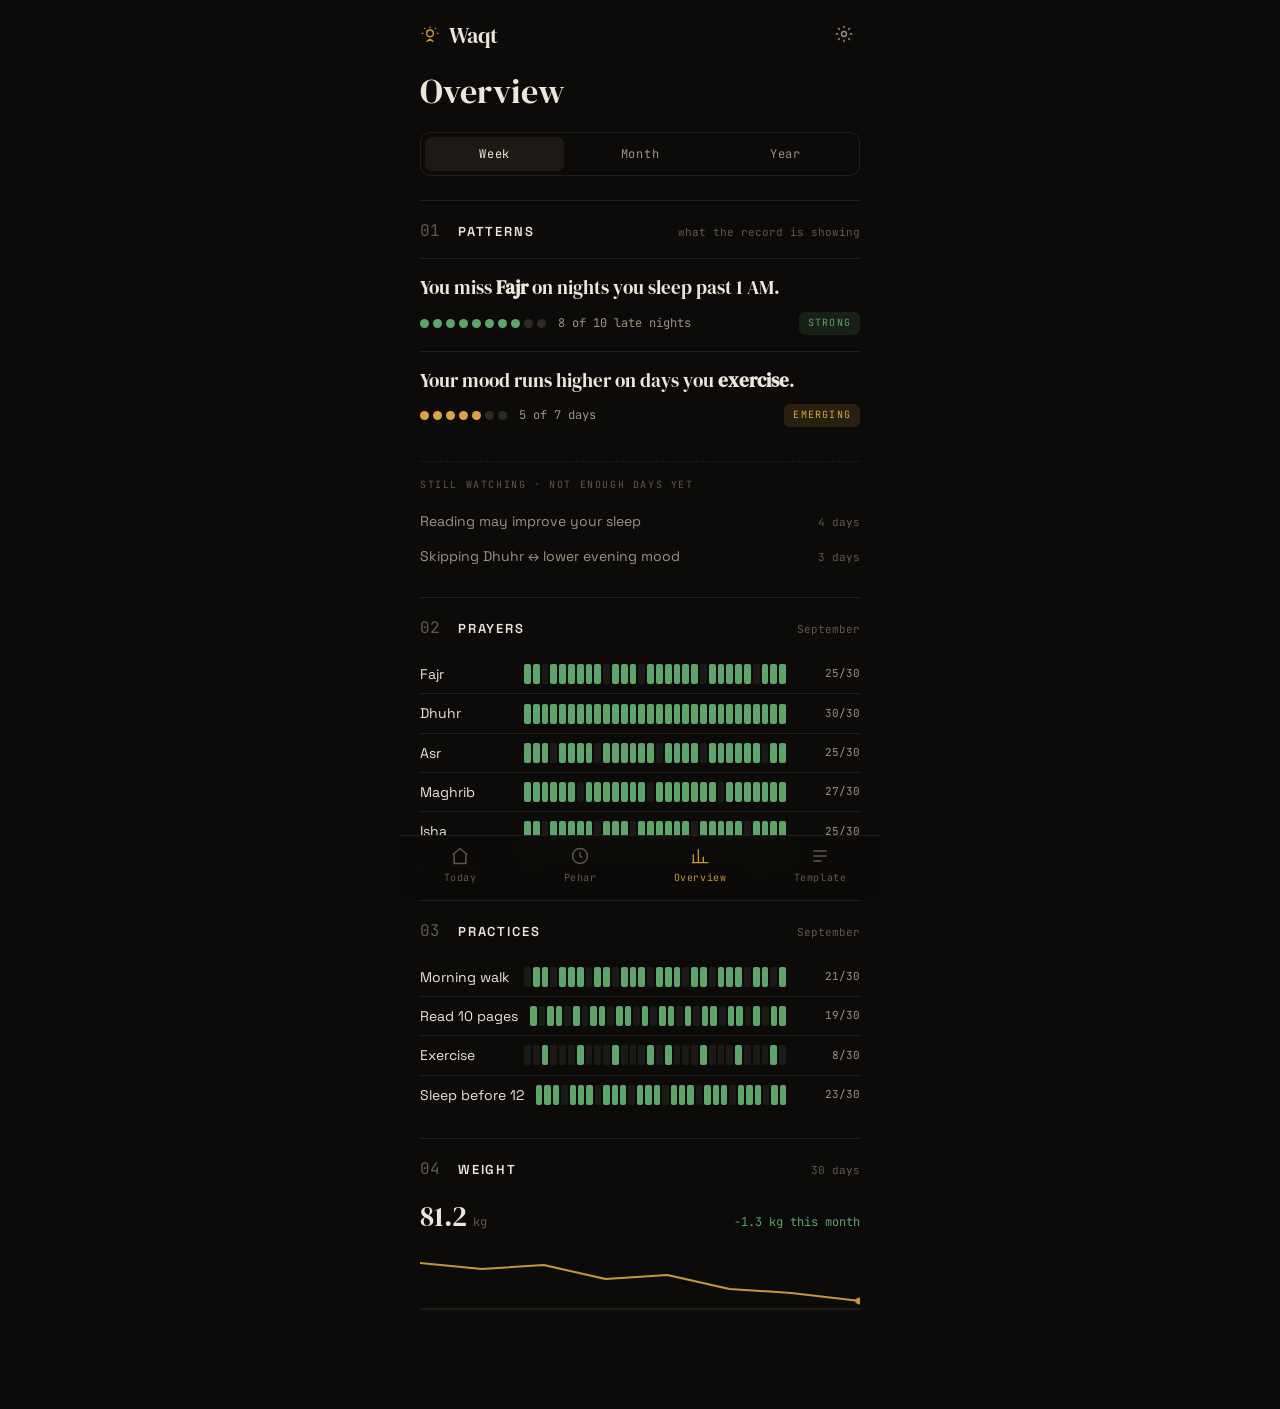
<file: REDESIGN/overview.html>
<!doctype html>
<html lang="en">
<head>
<meta charset="utf-8">
<meta name="viewport" content="width=device-width, initial-scale=1, viewport-fit=cover">
<title>Waqt — Overview (redesign)</title>
<link rel="preconnect" href="https://fonts.googleapis.com">
<link rel="preconnect" href="https://fonts.gstatic.com" crossorigin>
<link href="https://fonts.googleapis.com/css2?family=DM+Serif+Display:ital@0;1&family=Space+Grotesk:wght@400;500;600&family=JetBrains+Mono:wght@400;500&display=swap" rel="stylesheet">
<style>
:root{
  --bg:#0C0B09; --surface:#151310; --surface-2:#1D1A15;
  --rule:rgba(236,231,218,.09); --rule-2:rgba(236,231,218,.16);
  --ink:#ECE7DA; --ink-2:#9A9384; --ink-3:#5F5A4E;
  --gold:#C9943E; --gold-dim:rgba(201,148,62,.14);
  --green:#5FA46B; --green-dim:rgba(95,164,107,.14);
  --amber:#D9A24B; --amber-dim:rgba(217,162,75,.14); --red:#C56B5B;
  --serif:"DM Serif Display",Georgia,serif;
  --sans:"Space Grotesk",system-ui,sans-serif;
  --mono:"JetBrains Mono",ui-monospace,monospace;
}
*{box-sizing:border-box;margin:0;padding:0}
html,body{background:var(--bg);color:var(--ink)}
body{font-family:var(--sans);-webkit-font-smoothing:antialiased;line-height:1.45;
  max-width:480px;margin:0 auto;min-height:100vh;padding-bottom:84px}
.wrap{padding:0 20px}
.eyebrow{font-family:var(--mono);font-size:11px;letter-spacing:.24em;text-transform:uppercase;color:var(--ink-3)}

/* top */
.top{display:flex;align-items:center;justify-content:space-between;padding:18px 20px 6px}
.brand{display:flex;align-items:center;gap:9px;font-family:var(--serif);font-size:22px}
.brand .sun{width:20px;height:20px;color:var(--gold)}
.top .gear{background:none;border:none;color:var(--ink-2);cursor:pointer;padding:6px}
.top .gear svg{width:20px;height:20px;stroke:currentColor;fill:none;stroke-width:1.6}

.head{font-family:var(--serif);font-size:34px;padding:8px 0 2px}
.range{display:flex;gap:6px;margin-top:14px;border:1px solid var(--rule);border-radius:10px;padding:4px}
.range button{flex:1;background:none;border:none;color:var(--ink-2);font-family:var(--mono);font-size:12px;
  letter-spacing:.06em;padding:9px 0;border-radius:7px;cursor:pointer}
.range button.on{background:var(--surface-2);color:var(--ink)}

/* section head */
.sec{border-top:1px solid var(--rule);margin-top:24px;padding-top:18px}
.sec-h{display:flex;align-items:baseline;gap:14px;margin-bottom:16px}
.sec-num{font-family:var(--mono);font-size:16px;color:var(--ink-3);min-width:24px}
.sec-name{font-family:var(--sans);font-size:13px;font-weight:600;letter-spacing:.14em;text-transform:uppercase;flex:1}
.sec-meta{font-family:var(--mono);font-size:11px;color:var(--ink-3)}

/* patterns (the USP) */
.pat{padding:16px 0;border-top:1px solid var(--rule)}
.pat:first-of-type{border-top:0;padding-top:0}
.pat .ins{font-family:var(--serif);font-size:19px;line-height:1.3}
.pat .ev{display:flex;align-items:center;gap:12px;margin-top:12px}
.proof{display:flex;gap:4px}
.proof i{width:9px;height:9px;border-radius:50%;background:var(--ink-3);opacity:.4}
.proof i.hit{background:var(--green);opacity:1}
.proof i.hit.amber{background:var(--amber)}
.pat .cnt{font-family:var(--mono);font-size:12px;color:var(--ink-2)}
.chip{font-family:var(--mono);font-size:10px;letter-spacing:.12em;text-transform:uppercase;
  padding:4px 9px;border-radius:6px;margin-left:auto}
.chip.strong{background:var(--green-dim);color:var(--green)}
.chip.emerging{background:var(--amber-dim);color:var(--amber)}
.watching{border-top:1px dashed var(--rule);margin-top:18px;padding-top:16px}
.watching .wl{font-family:var(--mono);font-size:10px;letter-spacing:.16em;text-transform:uppercase;color:var(--ink-3);margin-bottom:12px}
.wrow{display:flex;align-items:baseline;justify-content:space-between;gap:12px;padding:7px 0}
.wrow .wt{font-size:14px;color:var(--ink-2)}
.wrow .wn{font-family:var(--mono);font-size:11px;color:var(--ink-3);flex:0 0 auto}

/* consistency dot rows */
/* month strip: one thin cell per day, filled = done — single dense line, scan a whole month, minimal scroll */
.mrow{display:flex;align-items:center;gap:12px;padding:9px 0;border-top:1px solid var(--rule)}
.mrow:first-of-type{border-top:0}
.mrow .cn{font-size:14px;min-width:92px;flex:0 0 auto}
.strip{display:flex;gap:2px;flex:1;min-width:0}
.strip i{flex:1;height:20px;border-radius:2px;background:var(--ink-3);opacity:.2}
.strip i.on{background:var(--green);opacity:1}
.mrow .cpct{font-family:var(--mono);font-size:11px;color:var(--ink-2);min-width:62px;text-align:right;flex:0 0 auto}
.mrow .cstreak{display:none}
.pmeta{display:flex;justify-content:space-between;font-family:var(--mono);font-size:11px;color:var(--ink-3);padding:9px 0 0}

/* weight trend */
.wt-top{display:flex;align-items:baseline;justify-content:space-between;margin-bottom:12px}
.wt-v{font-family:var(--serif);font-size:28px}
.wt-v small{font-family:var(--mono);font-size:12px;color:var(--ink-3)}
.wt-d{font-family:var(--mono);font-size:12px;color:var(--green)}
.spark{width:100%;height:70px}

/* bottom tabs */
.tabs{position:fixed;left:0;right:0;bottom:0;max-width:480px;margin:0 auto;
  background:rgba(12,11,9,.94);backdrop-filter:blur(12px);border-top:1px solid var(--rule);
  display:grid;grid-template-columns:repeat(4,1fr);padding:10px 0 16px;z-index:8}
.tab{display:flex;flex-direction:column;align-items:center;gap:5px;background:none;border:none;
  color:var(--ink-3);cursor:pointer;font-family:var(--mono);font-size:10px;letter-spacing:.06em}
.tab svg{width:20px;height:20px;stroke:currentColor;fill:none;stroke-width:1.6}
.tab.on{color:var(--gold)}
</style>
</head>
<body>

<div class="top">
  <div class="brand">
    <svg class="sun" viewBox="0 0 24 24" fill="none" stroke="currentColor" stroke-width="1.7">
      <circle cx="12" cy="10" r="4"/><path d="M12 2v2M4 10H2M22 10h-2M6 4.5 5 3.5M18 4.5l1-1"/>
      <path d="M8 20l4-3 4 3" stroke-linejoin="round"/></svg>
    Waqt
  </div>
  <button class="gear" aria-label="Settings"><svg viewBox="0 0 24 24"><circle cx="12" cy="12" r="3"/><path d="M12 2v3M12 19v3M2 12h3M19 12h3M4.9 4.9l2.1 2.1M17 17l2.1 2.1M19.1 4.9 17 7M7 17l-2.1 2.1"/></svg></button>
</div>

<div class="wrap">
  <div class="head">Overview</div>
  <div class="range"><button class="on">Week</button><button>Month</button><button>Year</button></div>

  <!-- 01 PATTERNS — the USP, honest about confidence -->
  <div class="sec">
    <div class="sec-h"><span class="sec-num">01</span><span class="sec-name">Patterns</span><span class="sec-meta">what the record is showing</span></div>

    <div class="pat">
      <div class="ins">You miss <b>Fajr</b> on nights you sleep past 1 AM.</div>
      <div class="ev">
        <div class="proof">
          <i class="hit"></i><i class="hit"></i><i class="hit"></i><i class="hit"></i><i class="hit"></i>
          <i class="hit"></i><i class="hit"></i><i class="hit"></i><i></i><i></i>
        </div>
        <span class="cnt">8 of 10 late nights</span>
        <span class="chip strong">Strong</span>
      </div>
    </div>

    <div class="pat">
      <div class="ins">Your mood runs higher on days you <b>exercise</b>.</div>
      <div class="ev">
        <div class="proof">
          <i class="hit amber"></i><i class="hit amber"></i><i class="hit amber"></i><i class="hit amber"></i>
          <i class="hit amber"></i><i></i><i></i>
        </div>
        <span class="cnt">5 of 7 days</span>
        <span class="chip emerging">Emerging</span>
      </div>
    </div>

    <div class="watching">
      <div class="wl">Still watching · not enough days yet</div>
      <div class="wrow"><span class="wt">Reading may improve your sleep</span><span class="wn">4 days</span></div>
      <div class="wrow"><span class="wt">Skipping Dhuhr ↔ lower evening mood</span><span class="wn">3 days</span></div>
    </div>
  </div>

  <!-- 02 PRAYERS -->
  <div class="sec">
    <div class="sec-h"><span class="sec-num">02</span><span class="sec-name">Prayers</span><span class="sec-meta">September</span></div>
    <div id="prayerStrips"></div>
    <div class="pmeta"><span>Best prayer · Dhuhr</span><span>Needs care · Isha</span></div>
  </div>

  <!-- 03 PRACTICES -->
  <div class="sec">
    <div class="sec-h"><span class="sec-num">03</span><span class="sec-name">Practices</span><span class="sec-meta">September</span></div>
    <div id="practiceStrips"></div>
  </div>

  <!-- 04 WEIGHT -->
  <div class="sec">
    <div class="sec-h"><span class="sec-num">04</span><span class="sec-name">Weight</span><span class="sec-meta">30 days</span></div>
    <div class="wt-top"><div class="wt-v">81.2 <small>kg</small></div><div class="wt-d">−1.3 kg this month</div></div>
    <svg class="spark" viewBox="0 0 320 70" preserveAspectRatio="none">
      <polyline fill="none" stroke="var(--rule-2)" stroke-width="1" points="0,60 320,60"/>
      <polyline fill="none" stroke="var(--gold)" stroke-width="2" stroke-linecap="round" stroke-linejoin="round"
        points="0,14 45,20 90,16 135,30 180,26 225,40 270,44 320,52"/>
      <circle cx="320" cy="52" r="3.5" fill="var(--gold)"/>
    </svg>
  </div>
</div>

<nav class="tabs">
  <button class="tab"><svg viewBox="0 0 24 24"><path d="M3 10.5 12 3l9 7.5"/><path d="M5 9.5V21h14V9.5"/></svg>Today</button>
  <button class="tab"><svg viewBox="0 0 24 24"><circle cx="12" cy="12" r="9"/><path d="M12 7v5l3 2"/></svg>Pehar</button>
  <button class="tab on"><svg viewBox="0 0 24 24"><path d="M4 20V10M10 20V4M16 20v-7M22 20H2"/></svg>Overview</button>
  <button class="tab"><svg viewBox="0 0 24 24"><path d="M4 6h16M4 12h16M4 18h10"/></svg>Template</button>
</nav>

<script>
(function(){
  // sample month data — filled cell = done that day (real app builds from ht_[date] records)
  var prayers=[
    ["Fajr","110111111011101111110111110111",3],
    ["Dhuhr","111111111111111111111111111111",30],
    ["Asr","111011110111111011110111111011",2],
    ["Maghrib","111111011111110111111101111111",5],
    ["Isha","110111110111011111101111101111",4]
  ];
  var practices=[
    ["Morning walk","011011101101110111011011101101",4],
    ["Read 10 pages","101101011011010110101101101011",2],
    ["Exercise","001000100010001010001000100010",0],
    ["Sleep before 12","111011101110111011101110111011",3]
  ];
  function strip(name,bits,streak){
    var on=bits.split("").filter(function(c){return c==="1";}).length;
    var pct=Math.round(on/bits.length*100), cells="";
    for(var i=0;i<bits.length;i++) cells+='<i class="'+(bits[i]==="1"?"on":"")+'"></i>';
    return '<div class="mrow"><span class="cn">'+name+'</span>'
      +'<div class="strip">'+cells+'</div>'
      +'<span class="cpct">'+on+'/'+bits.length+'</span></div>';
  }
  document.getElementById("prayerStrips").innerHTML=prayers.map(function(p){return strip(p[0],p[1],p[2]);}).join("");
  document.getElementById("practiceStrips").innerHTML=practices.map(function(p){return strip(p[0],p[1],p[2]);}).join("");
})();
</script>

</body>
</html>
</file>
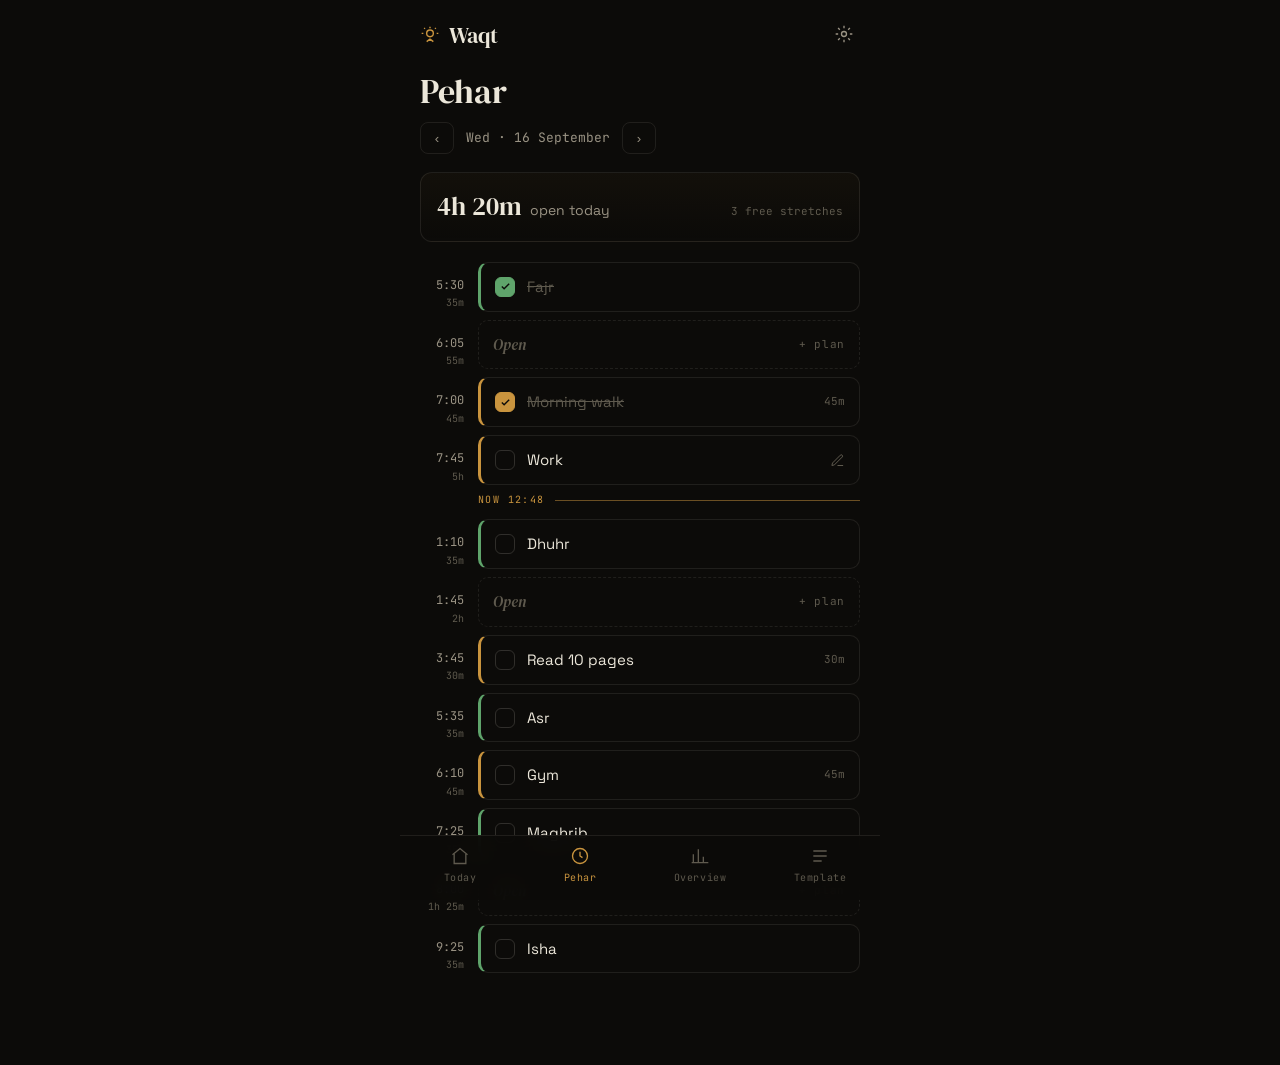
<file: REDESIGN/pehar.html>
<!doctype html>
<html lang="en">
<head>
<meta charset="utf-8">
<meta name="viewport" content="width=device-width, initial-scale=1, viewport-fit=cover">
<title>Waqt — Pehar (redesign)</title>
<link rel="preconnect" href="https://fonts.googleapis.com">
<link rel="preconnect" href="https://fonts.gstatic.com" crossorigin>
<link href="https://fonts.googleapis.com/css2?family=DM+Serif+Display:ital@0;1&family=Space+Grotesk:wght@400;500;600&family=JetBrains+Mono:wght@400;500&display=swap" rel="stylesheet">
<style>
:root{
  --bg:#0C0B09; --surface:#151310; --surface-2:#1D1A15;
  --rule:rgba(236,231,218,.09); --rule-2:rgba(236,231,218,.16);
  --ink:#ECE7DA; --ink-2:#9A9384; --ink-3:#5F5A4E;
  --gold:#C9943E; --gold-dim:rgba(201,148,62,.14);
  --green:#5FA46B; --green-dim:rgba(95,164,107,.14);
  --serif:"DM Serif Display",Georgia,serif;
  --sans:"Space Grotesk",system-ui,sans-serif;
  --mono:"JetBrains Mono",ui-monospace,monospace;
}
*{box-sizing:border-box;margin:0;padding:0}
html,body{background:var(--bg);color:var(--ink)}
body{font-family:var(--sans);-webkit-font-smoothing:antialiased;line-height:1.45;
  max-width:480px;margin:0 auto;min-height:100vh;padding-bottom:84px}
.wrap{padding:0 20px}
.eyebrow{font-family:var(--mono);font-size:11px;letter-spacing:.24em;text-transform:uppercase;color:var(--ink-3)}

.top{display:flex;align-items:center;justify-content:space-between;padding:18px 20px 6px}
.brand{display:flex;align-items:center;gap:9px;font-family:var(--serif);font-size:22px}
.brand .sun{width:20px;height:20px;color:var(--gold)}
.top .gear{background:none;border:none;color:var(--ink-2);cursor:pointer;padding:6px}
.top .gear svg{width:20px;height:20px;stroke:currentColor;fill:none;stroke-width:1.6}

.head{font-family:var(--serif);font-size:34px;padding:8px 0 0}
.daynav{display:flex;align-items:center;gap:12px;margin-top:6px}
.daynav .nb{background:none;border:1px solid var(--rule);border-radius:8px;color:var(--ink-2);width:34px;height:32px;cursor:pointer}
.daynav .dl{font-family:var(--mono);font-size:13px;color:var(--ink-2)}

/* calm free-time reveal — factual, not nagging */
.free{margin:18px 0 6px;border:1px solid var(--rule);border-radius:12px;padding:15px 16px;
  display:flex;align-items:baseline;gap:8px;background:linear-gradient(180deg,rgba(201,148,62,.04),transparent)}
.free .num{font-family:var(--serif);font-size:26px}
.free .lab{font-size:14px;color:var(--ink-2)}
.free .sub{font-family:var(--mono);font-size:11px;color:var(--ink-3);margin-left:auto}

/* timeline */
.tl{margin-top:20px}
.trow{display:flex;margin-bottom:8px}
.trow .tm{width:58px;flex:0 0 auto;font-family:var(--mono);font-size:12px;color:var(--ink-2);
  text-align:right;padding:15px 14px 0 0}
.trow .tm small{display:block;color:var(--ink-3);font-size:10px;margin-top:2px}
.blk{flex:1;min-width:0;border:1px solid var(--rule);border-left:3px solid var(--green);border-radius:10px;
  padding:13px 14px;display:flex;align-items:center;gap:12px}
.blk.task{border-left-color:var(--gold)}
.blk .nm{font-size:15px;flex:1}
.blk .dur{font-family:var(--mono);font-size:11px;color:var(--ink-3)}
.blk .box{width:20px;height:20px;border-radius:6px;border:1.5px solid var(--rule-2);flex:0 0 auto;display:grid;place-items:center}
.blk .box svg{width:11px;height:11px;stroke:var(--bg);fill:none;stroke-width:3}
.blk.done .box{background:var(--green);border-color:var(--green)}
.blk.task.done .box{background:var(--gold);border-color:var(--gold)}
.blk.done .nm{color:var(--ink-3);text-decoration:line-through;text-decoration-color:var(--ink-3)}
.blk .edit{color:var(--ink-3);cursor:pointer;display:flex}
.blk .edit svg{width:15px;height:15px;stroke:currentColor;fill:none;stroke-width:1.6}
/* free stretch — quiet, invites planning without nagging */
.blk.free-blk{border:1px dashed var(--rule);border-left:1px dashed var(--rule);background:none;cursor:pointer}
.blk.free-blk .nm{font-family:var(--serif);font-style:italic;color:var(--ink-3);font-size:15px}
.blk.free-blk .plan{font-family:var(--mono);font-size:11px;color:var(--ink-3);letter-spacing:.06em}
/* now marker */
.nowrow{display:flex;align-items:center;gap:10px;margin:4px 0 12px;padding-left:58px}
.nowrow .line{flex:1;height:1px;background:var(--gold);opacity:.5}
.nowrow .lbl{font-family:var(--mono);font-size:10px;letter-spacing:.14em;text-transform:uppercase;color:var(--gold)}

.tabs{position:fixed;left:0;right:0;bottom:0;max-width:480px;margin:0 auto;
  background:rgba(12,11,9,.94);backdrop-filter:blur(12px);border-top:1px solid var(--rule);
  display:grid;grid-template-columns:repeat(4,1fr);padding:10px 0 16px;z-index:8}
.tab{display:flex;flex-direction:column;align-items:center;gap:5px;background:none;border:none;
  color:var(--ink-3);cursor:pointer;font-family:var(--mono);font-size:10px;letter-spacing:.06em}
.tab svg{width:20px;height:20px;stroke:currentColor;fill:none;stroke-width:1.6}
.tab.on{color:var(--gold)}
</style>
</head>
<body>

<div class="top">
  <div class="brand">
    <svg class="sun" viewBox="0 0 24 24" fill="none" stroke="currentColor" stroke-width="1.7">
      <circle cx="12" cy="10" r="4"/><path d="M12 2v2M4 10H2M22 10h-2M6 4.5 5 3.5M18 4.5l1-1"/>
      <path d="M8 20l4-3 4 3" stroke-linejoin="round"/></svg>
    Waqt
  </div>
  <button class="gear" aria-label="Settings"><svg viewBox="0 0 24 24"><circle cx="12" cy="12" r="3"/><path d="M12 2v3M12 19v3M2 12h3M19 12h3M4.9 4.9l2.1 2.1M17 17l2.1 2.1M19.1 4.9 17 7M7 17l-2.1 2.1"/></svg></button>
</div>

<div class="wrap">
  <div class="head">Pehar</div>
  <div class="daynav">
    <button class="nb">‹</button><span class="dl">Wed · 16 September</span><button class="nb">›</button>
  </div>

  <div class="free">
    <span class="num">4h 20m</span><span class="lab">open today</span>
    <span class="sub">3 free stretches</span>
  </div>

  <div class="tl">
    <div class="trow"><div class="tm">5:30<small>35m</small></div>
      <div class="blk done"><span class="box"><svg viewBox="0 0 24 24"><path d="M4 12l5 5L20 6"/></svg></span><span class="nm">Fajr</span></div></div>

    <div class="trow"><div class="tm">6:05<small>55m</small></div>
      <div class="blk free-blk"><span class="nm">Open</span><span class="plan">+ plan</span></div></div>

    <div class="trow"><div class="tm">7:00<small>45m</small></div>
      <div class="blk task done"><span class="box"><svg viewBox="0 0 24 24"><path d="M4 12l5 5L20 6"/></svg></span><span class="nm">Morning walk</span><span class="dur">45m</span></div></div>

    <div class="trow"><div class="tm">7:45<small>5h</small></div>
      <div class="blk task"><span class="box"></span><span class="nm">Work</span><span class="edit"><svg viewBox="0 0 24 24"><path d="M12 20h9M16.5 3.5a2.1 2.1 0 0 1 3 3L7 19l-4 1 1-4z"/></svg></span></div></div>

    <div class="nowrow"><span class="lbl">Now 12:48</span><span class="line"></span></div>

    <div class="trow"><div class="tm">1:10<small>35m</small></div>
      <div class="blk"><span class="box"></span><span class="nm">Dhuhr</span></div></div>

    <div class="trow"><div class="tm">1:45<small>2h</small></div>
      <div class="blk free-blk"><span class="nm">Open</span><span class="plan">+ plan</span></div></div>

    <div class="trow"><div class="tm">3:45<small>30m</small></div>
      <div class="blk task"><span class="box"></span><span class="nm">Read 10 pages</span><span class="dur">30m</span></div></div>

    <div class="trow"><div class="tm">5:35<small>35m</small></div>
      <div class="blk"><span class="box"></span><span class="nm">Asr</span></div></div>

    <div class="trow"><div class="tm">6:10<small>45m</small></div>
      <div class="blk task"><span class="box"></span><span class="nm">Gym</span><span class="dur">45m</span></div></div>

    <div class="trow"><div class="tm">7:25<small>35m</small></div>
      <div class="blk"><span class="box"></span><span class="nm">Maghrib</span></div></div>

    <div class="trow"><div class="tm">8:00<small>1h 25m</small></div>
      <div class="blk free-blk"><span class="nm">Open</span><span class="plan">+ plan</span></div></div>

    <div class="trow"><div class="tm">9:25<small>35m</small></div>
      <div class="blk"><span class="box"></span><span class="nm">Isha</span></div></div>
  </div>
</div>

<nav class="tabs">
  <button class="tab"><svg viewBox="0 0 24 24"><path d="M3 10.5 12 3l9 7.5"/><path d="M5 9.5V21h14V9.5"/></svg>Today</button>
  <button class="tab on"><svg viewBox="0 0 24 24"><circle cx="12" cy="12" r="9"/><path d="M12 7v5l3 2"/></svg>Pehar</button>
  <button class="tab"><svg viewBox="0 0 24 24"><path d="M4 20V10M10 20V4M16 20v-7M22 20H2"/></svg>Overview</button>
  <button class="tab"><svg viewBox="0 0 24 24"><path d="M4 6h16M4 12h16M4 18h10"/></svg>Template</button>
</nav>

</body>
</html>
</file>
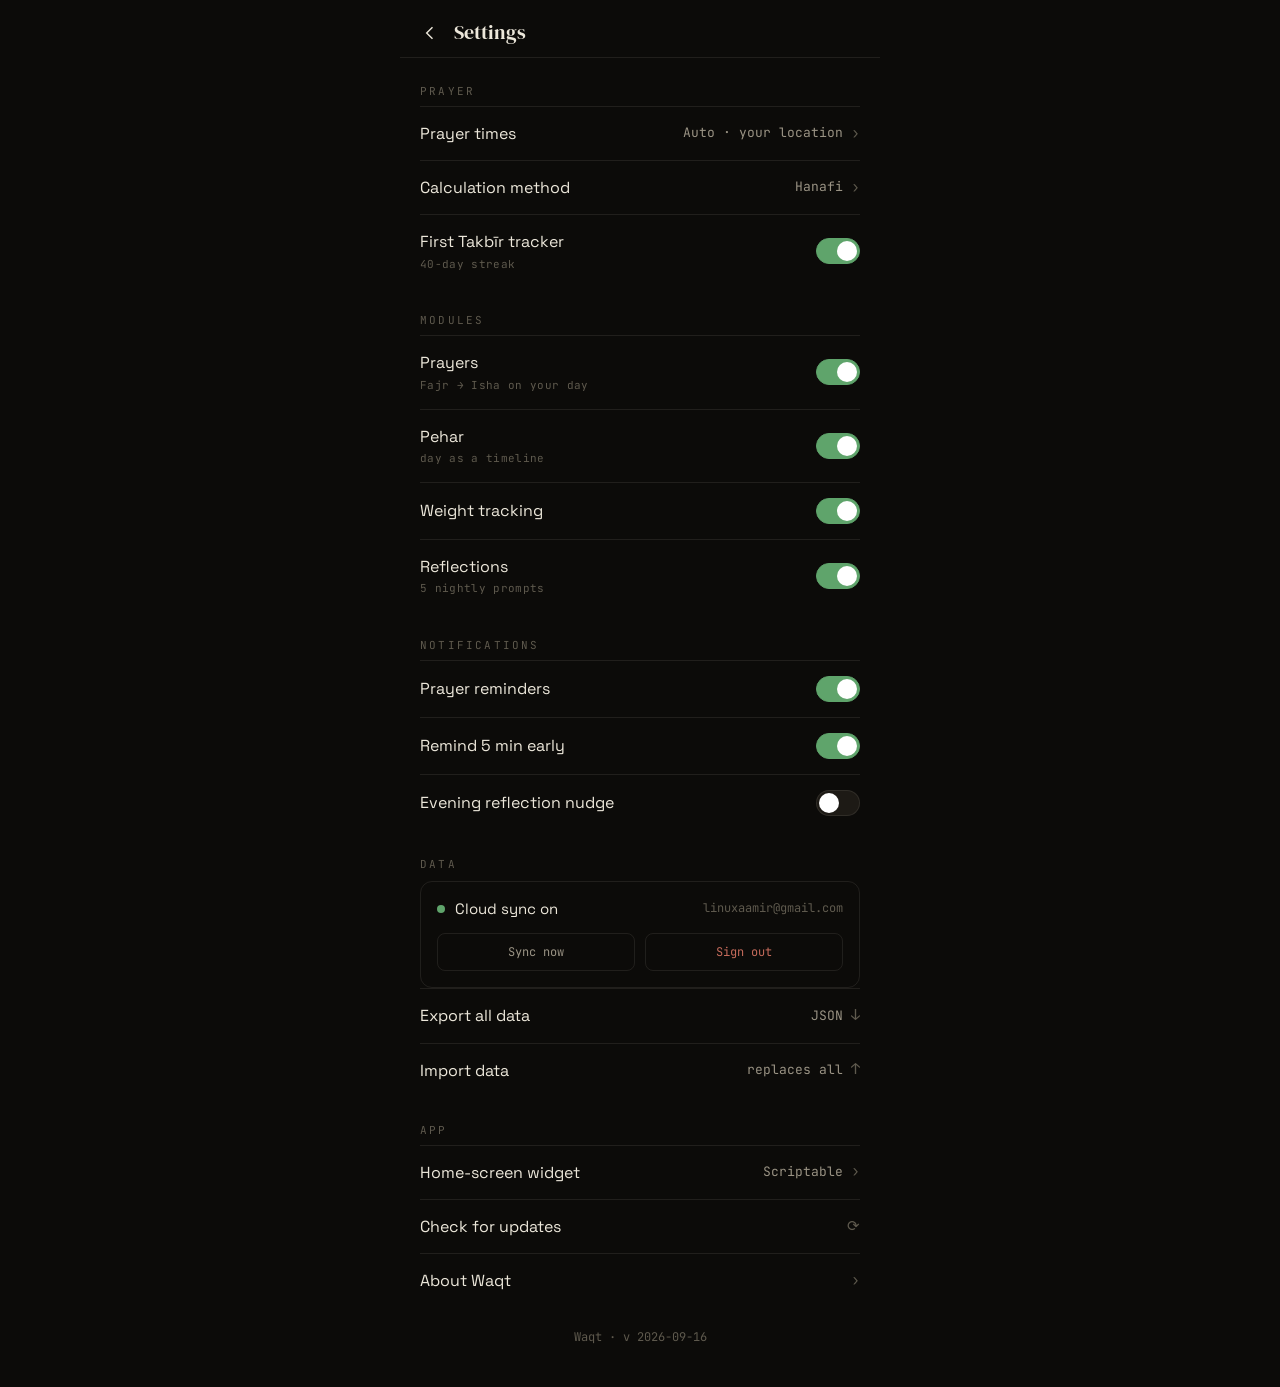
<file: REDESIGN/settings.html>
<!doctype html>
<html lang="en">
<head>
<meta charset="utf-8">
<meta name="viewport" content="width=device-width, initial-scale=1, viewport-fit=cover">
<title>Waqt — Settings (redesign)</title>
<link rel="preconnect" href="https://fonts.googleapis.com">
<link rel="preconnect" href="https://fonts.gstatic.com" crossorigin>
<link href="https://fonts.googleapis.com/css2?family=DM+Serif+Display:ital@0;1&family=Space+Grotesk:wght@400;500;600&family=JetBrains+Mono:wght@400;500&display=swap" rel="stylesheet">
<style>
:root{
  --bg:#0C0B09; --surface:#151310; --surface-2:#1D1A15;
  --rule:rgba(236,231,218,.09); --rule-2:rgba(236,231,218,.16);
  --ink:#ECE7DA; --ink-2:#9A9384; --ink-3:#5F5A4E;
  --gold:#C9943E; --green:#5FA46B; --red:#C56B5B;
  --serif:"DM Serif Display",Georgia,serif;
  --sans:"Space Grotesk",system-ui,sans-serif;
  --mono:"JetBrains Mono",ui-monospace,monospace;
}
*{box-sizing:border-box;margin:0;padding:0}
html,body{background:var(--bg);color:var(--ink)}
body{font-family:var(--sans);-webkit-font-smoothing:antialiased;line-height:1.45;
  max-width:480px;margin:0 auto;min-height:100vh;padding-bottom:40px}
.wrap{padding:0 20px}
.bar{display:flex;align-items:center;gap:14px;padding:18px 20px 10px;border-bottom:1px solid var(--rule)}
.bar .back{background:none;border:none;color:var(--ink);cursor:pointer;display:flex;align-items:center;gap:7px;font-size:15px}
.bar .back svg{width:20px;height:20px;stroke:currentColor;fill:none;stroke-width:1.7}
.bar .t{font-family:var(--serif);font-size:20px}

.sgroup{margin-top:26px}
.sgroup .gl{font-family:var(--mono);font-size:11px;letter-spacing:.2em;text-transform:uppercase;color:var(--ink-3);margin-bottom:6px}
.srow{display:flex;align-items:center;gap:12px;padding:15px 0;border-top:1px solid var(--rule);min-height:54px}
.srow .sl{font-size:16px;flex:1}
.srow .sl small{display:block;font-family:var(--mono);font-size:11px;color:var(--ink-3);margin-top:3px;letter-spacing:.03em}
.srow .sv{font-family:var(--mono);font-size:13px;color:var(--ink-2);display:flex;align-items:center;gap:8px}
.srow .sv .chev{color:var(--ink-3);font-size:15px}
.switch{appearance:none;width:44px;height:26px;background:var(--surface-2);border:1px solid var(--rule);border-radius:13px;position:relative;cursor:pointer;flex:0 0 auto}
.switch:checked{background:var(--green);border-color:var(--green)}
.switch::after{content:"";position:absolute;top:2px;left:2px;width:20px;height:20px;background:#fff;border-radius:50%;transition:left .2s}
.switch:checked::after{left:20px}

.cloud{border:1px solid var(--rule);border-radius:12px;padding:16px;margin-top:8px}
.cloud .ce{display:flex;align-items:center;gap:10px;font-size:15px}
.cloud .ce .dot{width:8px;height:8px;border-radius:50%;background:var(--green)}
.cloud .ce small{font-family:var(--mono);font-size:12px;color:var(--ink-3);margin-left:auto}
.cloud .cb{display:flex;gap:10px;margin-top:14px}
.cloud .cb button{flex:1;background:none;border:1px solid var(--rule);border-radius:8px;color:var(--ink-2);font-family:var(--mono);font-size:12px;padding:10px;cursor:pointer}
.cloud .cb .signout{color:var(--red)}
.setver{font-family:var(--mono);text-align:center;color:var(--ink-3);font-size:12px;margin-top:22px}
</style>
</head>
<body>

<div class="bar">
  <button class="back"><svg viewBox="0 0 24 24"><path d="M15 5l-7 7 7 7"/></svg></button>
  <div class="t">Settings</div>
</div>

<div class="wrap">

  <div class="sgroup">
    <div class="gl">Prayer</div>
    <div class="srow"><span class="sl">Prayer times</span><span class="sv">Auto · your location <span class="chev">›</span></span></div>
    <div class="srow"><span class="sl">Calculation method</span><span class="sv">Hanafi <span class="chev">›</span></span></div>
    <div class="srow"><span class="sl">First Takbīr tracker <small>40-day streak</small></span><input type="checkbox" class="switch" checked></div>
  </div>

  <div class="sgroup">
    <div class="gl">Modules</div>
    <div class="srow"><span class="sl">Prayers <small>Fajr → Isha on your day</small></span><input type="checkbox" class="switch" checked></div>
    <div class="srow"><span class="sl">Pehar <small>day as a timeline</small></span><input type="checkbox" class="switch" checked></div>
    <div class="srow"><span class="sl">Weight tracking</span><input type="checkbox" class="switch" checked></div>
    <div class="srow"><span class="sl">Reflections <small>5 nightly prompts</small></span><input type="checkbox" class="switch" checked></div>
  </div>

  <div class="sgroup">
    <div class="gl">Notifications</div>
    <div class="srow"><span class="sl">Prayer reminders</span><input type="checkbox" class="switch" checked></div>
    <div class="srow"><span class="sl">Remind 5 min early</span><input type="checkbox" class="switch" checked></div>
    <div class="srow"><span class="sl">Evening reflection nudge</span><input type="checkbox" class="switch"></div>
  </div>

  <div class="sgroup">
    <div class="gl">Data</div>
    <div class="cloud">
      <div class="ce"><span class="dot"></span>Cloud sync on<small>linuxaamir@gmail.com</small></div>
      <div class="cb"><button>Sync now</button><button class="signout">Sign out</button></div>
    </div>
    <div class="srow"><span class="sl">Export all data</span><span class="sv">JSON <span class="chev">↓</span></span></div>
    <div class="srow"><span class="sl">Import data</span><span class="sv">replaces all <span class="chev">↑</span></span></div>
  </div>

  <div class="sgroup">
    <div class="gl">App</div>
    <div class="srow"><span class="sl">Home-screen widget</span><span class="sv">Scriptable <span class="chev">›</span></span></div>
    <div class="srow"><span class="sl">Check for updates</span><span class="sv"><span class="chev">⟳</span></span></div>
    <div class="srow"><span class="sl">About Waqt</span><span class="sv"><span class="chev">›</span></span></div>
  </div>

  <div class="setver">Waqt · v 2026-09-16</div>
</div>

</body>
</html>
</file>
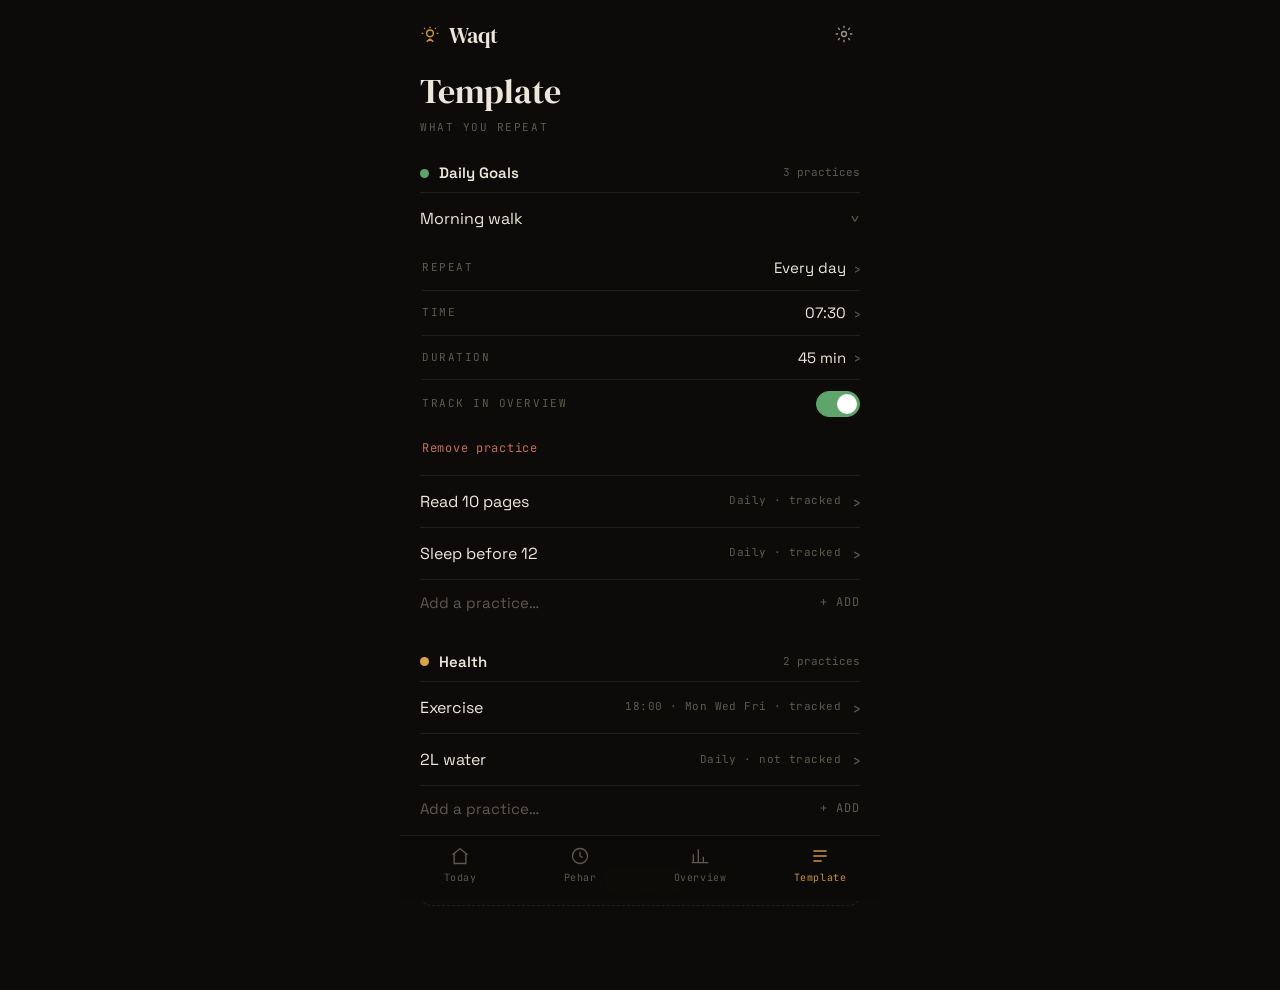
<file: REDESIGN/template.html>
<!doctype html>
<html lang="en">
<head>
<meta charset="utf-8">
<meta name="viewport" content="width=device-width, initial-scale=1, viewport-fit=cover">
<title>Waqt — Template (redesign)</title>
<link rel="preconnect" href="https://fonts.googleapis.com">
<link rel="preconnect" href="https://fonts.gstatic.com" crossorigin>
<link href="https://fonts.googleapis.com/css2?family=DM+Serif+Display:ital@0;1&family=Space+Grotesk:wght@400;500;600&family=JetBrains+Mono:wght@400;500&display=swap" rel="stylesheet">
<style>
:root{
  --bg:#0C0B09; --surface:#151310; --surface-2:#1D1A15;
  --rule:rgba(236,231,218,.09); --rule-2:rgba(236,231,218,.16);
  --ink:#ECE7DA; --ink-2:#9A9384; --ink-3:#5F5A4E;
  --gold:#C9943E; --gold-dim:rgba(201,148,62,.14);
  --green:#5FA46B; --amber:#D9A24B; --red:#C56B5B;
  --serif:"DM Serif Display",Georgia,serif;
  --sans:"Space Grotesk",system-ui,sans-serif;
  --mono:"JetBrains Mono",ui-monospace,monospace;
}
*{box-sizing:border-box;margin:0;padding:0}
html,body{background:var(--bg);color:var(--ink)}
body{font-family:var(--sans);-webkit-font-smoothing:antialiased;line-height:1.45;
  max-width:480px;margin:0 auto;min-height:100vh;padding-bottom:84px}
.wrap{padding:0 20px}
.top{display:flex;align-items:center;justify-content:space-between;padding:18px 20px 6px}
.brand{display:flex;align-items:center;gap:9px;font-family:var(--serif);font-size:22px}
.brand .sun{width:20px;height:20px;color:var(--gold)}
.top .gear{background:none;border:none;color:var(--ink-2);cursor:pointer;padding:6px}
.top .gear svg{width:20px;height:20px;stroke:currentColor;fill:none;stroke-width:1.6}
.head{font-family:var(--serif);font-size:34px;padding:8px 0 0}
.sub{font-family:var(--mono);font-size:11px;letter-spacing:.14em;text-transform:uppercase;color:var(--ink-3);margin-top:4px}

.card{margin-top:26px}
.card-h{display:flex;align-items:center;gap:10px;padding-bottom:8px;border-bottom:1px solid var(--rule)}
.card-h .cdot{width:9px;height:9px;border-radius:50%}
.card-h .cname{font-size:15px;font-weight:600;flex:1}
.card-h .ccount{font-family:var(--mono);font-size:11px;color:var(--ink-3)}

.titem{display:flex;align-items:center;gap:12px;padding:14px 0;border-bottom:1px solid var(--rule);cursor:pointer}
.titem .tn{font-size:16px;flex:1}
.titem .tmeta{font-family:var(--mono);font-size:11px;color:var(--ink-3);letter-spacing:.04em}
.titem .chev{color:var(--ink-3);font-size:16px;transition:transform .2s}
.titem.open .chev{transform:rotate(90deg)}
.titem.open{border-bottom:0}

.tcfg{border-bottom:1px solid var(--rule);padding:2px 0 16px 2px}
.cfgrow{display:flex;align-items:center;justify-content:space-between;padding:11px 0;border-top:1px solid var(--rule)}
.cfgrow:first-child{border-top:0}
.cfgrow .k{font-family:var(--mono);font-size:11px;letter-spacing:.14em;text-transform:uppercase;color:var(--ink-3)}
.cfgrow .v{font-size:15px;color:var(--ink);display:flex;align-items:center;gap:8px}
.cfgrow .v .chev{color:var(--ink-3);font-size:14px}
.switch{appearance:none;width:44px;height:26px;background:var(--surface-2);border:1px solid var(--rule);border-radius:13px;position:relative;cursor:pointer;flex:0 0 auto}
.switch:checked{background:var(--green);border-color:var(--green)}
.switch::after{content:"";position:absolute;top:2px;left:2px;width:20px;height:20px;background:#fff;border-radius:50%;transition:left .2s}
.switch:checked::after{left:20px}
.del{background:none;border:none;color:var(--red);font-family:var(--mono);font-size:12px;letter-spacing:.06em;cursor:pointer;padding:12px 0 0}

.additem{display:flex;align-items:center;gap:10px;padding:13px 0;color:var(--ink-3);cursor:pointer}
.additem input{flex:1;background:none;border:none;color:var(--ink);font-family:var(--sans);font-size:15px;outline:none}
.additem input::placeholder{color:var(--ink-3)}
.additem .plus{font-family:var(--mono);font-size:12px;color:var(--ink-3);letter-spacing:.08em}
.newcard{width:100%;margin-top:26px;background:none;border:1px dashed var(--rule);border-radius:11px;color:var(--ink-2);
  font-family:var(--mono);font-size:13px;letter-spacing:.06em;padding:15px;cursor:pointer}

.tabs{position:fixed;left:0;right:0;bottom:0;max-width:480px;margin:0 auto;
  background:rgba(12,11,9,.94);backdrop-filter:blur(12px);border-top:1px solid var(--rule);
  display:grid;grid-template-columns:repeat(4,1fr);padding:10px 0 16px;z-index:8}
.tab{display:flex;flex-direction:column;align-items:center;gap:5px;background:none;border:none;
  color:var(--ink-3);cursor:pointer;font-family:var(--mono);font-size:10px;letter-spacing:.06em}
.tab svg{width:20px;height:20px;stroke:currentColor;fill:none;stroke-width:1.6}
.tab.on{color:var(--gold)}
</style>
</head>
<body>

<div class="top">
  <div class="brand">
    <svg class="sun" viewBox="0 0 24 24" fill="none" stroke="currentColor" stroke-width="1.7">
      <circle cx="12" cy="10" r="4"/><path d="M12 2v2M4 10H2M22 10h-2M6 4.5 5 3.5M18 4.5l1-1"/>
      <path d="M8 20l4-3 4 3" stroke-linejoin="round"/></svg>
    Waqt
  </div>
  <button class="gear" aria-label="Settings"><svg viewBox="0 0 24 24"><circle cx="12" cy="12" r="3"/><path d="M12 2v3M12 19v3M2 12h3M19 12h3M4.9 4.9l2.1 2.1M17 17l2.1 2.1M19.1 4.9 17 7M7 17l-2.1 2.1"/></svg></button>
</div>

<div class="wrap">
  <div class="head">Template</div>
  <div class="sub">What you repeat</div>

  <div class="card">
    <div class="card-h"><span class="cdot" style="background:var(--green)"></span><span class="cname">Daily Goals</span><span class="ccount">3 practices</span></div>

    <!-- one item expanded to show "object first, config on tap" -->
    <div class="titem open"><span class="tn">Morning walk</span><span class="chev">›</span></div>
    <div class="tcfg">
      <div class="cfgrow"><span class="k">Repeat</span><span class="v">Every day <span class="chev">›</span></span></div>
      <div class="cfgrow"><span class="k">Time</span><span class="v">07:30 <span class="chev">›</span></span></div>
      <div class="cfgrow"><span class="k">Duration</span><span class="v">45 min <span class="chev">›</span></span></div>
      <div class="cfgrow"><span class="k">Track in Overview</span><input type="checkbox" class="switch" checked></div>
      <button class="del">Remove practice</button>
    </div>

    <div class="titem"><span class="tn">Read 10 pages</span><span class="tmeta">Daily · tracked</span><span class="chev">›</span></div>
    <div class="titem"><span class="tn">Sleep before 12</span><span class="tmeta">Daily · tracked</span><span class="chev">›</span></div>
    <div class="additem"><input placeholder="Add a practice…"><span class="plus">+ ADD</span></div>
  </div>

  <div class="card">
    <div class="card-h"><span class="cdot" style="background:var(--amber)"></span><span class="cname">Health</span><span class="ccount">2 practices</span></div>
    <div class="titem"><span class="tn">Exercise</span><span class="tmeta">18:00 · Mon Wed Fri · tracked</span><span class="chev">›</span></div>
    <div class="titem"><span class="tn">2L water</span><span class="tmeta">Daily · not tracked</span><span class="chev">›</span></div>
    <div class="additem"><input placeholder="Add a practice…"><span class="plus">+ ADD</span></div>
  </div>

  <button class="newcard">+ New card</button>
</div>

<nav class="tabs">
  <button class="tab"><svg viewBox="0 0 24 24"><path d="M3 10.5 12 3l9 7.5"/><path d="M5 9.5V21h14V9.5"/></svg>Today</button>
  <button class="tab"><svg viewBox="0 0 24 24"><circle cx="12" cy="12" r="9"/><path d="M12 7v5l3 2"/></svg>Pehar</button>
  <button class="tab"><svg viewBox="0 0 24 24"><path d="M4 20V10M10 20V4M16 20v-7M22 20H2"/></svg>Overview</button>
  <button class="tab on"><svg viewBox="0 0 24 24"><path d="M4 6h16M4 12h16M4 18h10"/></svg>Template</button>
</nav>

</body>
</html>
</file>
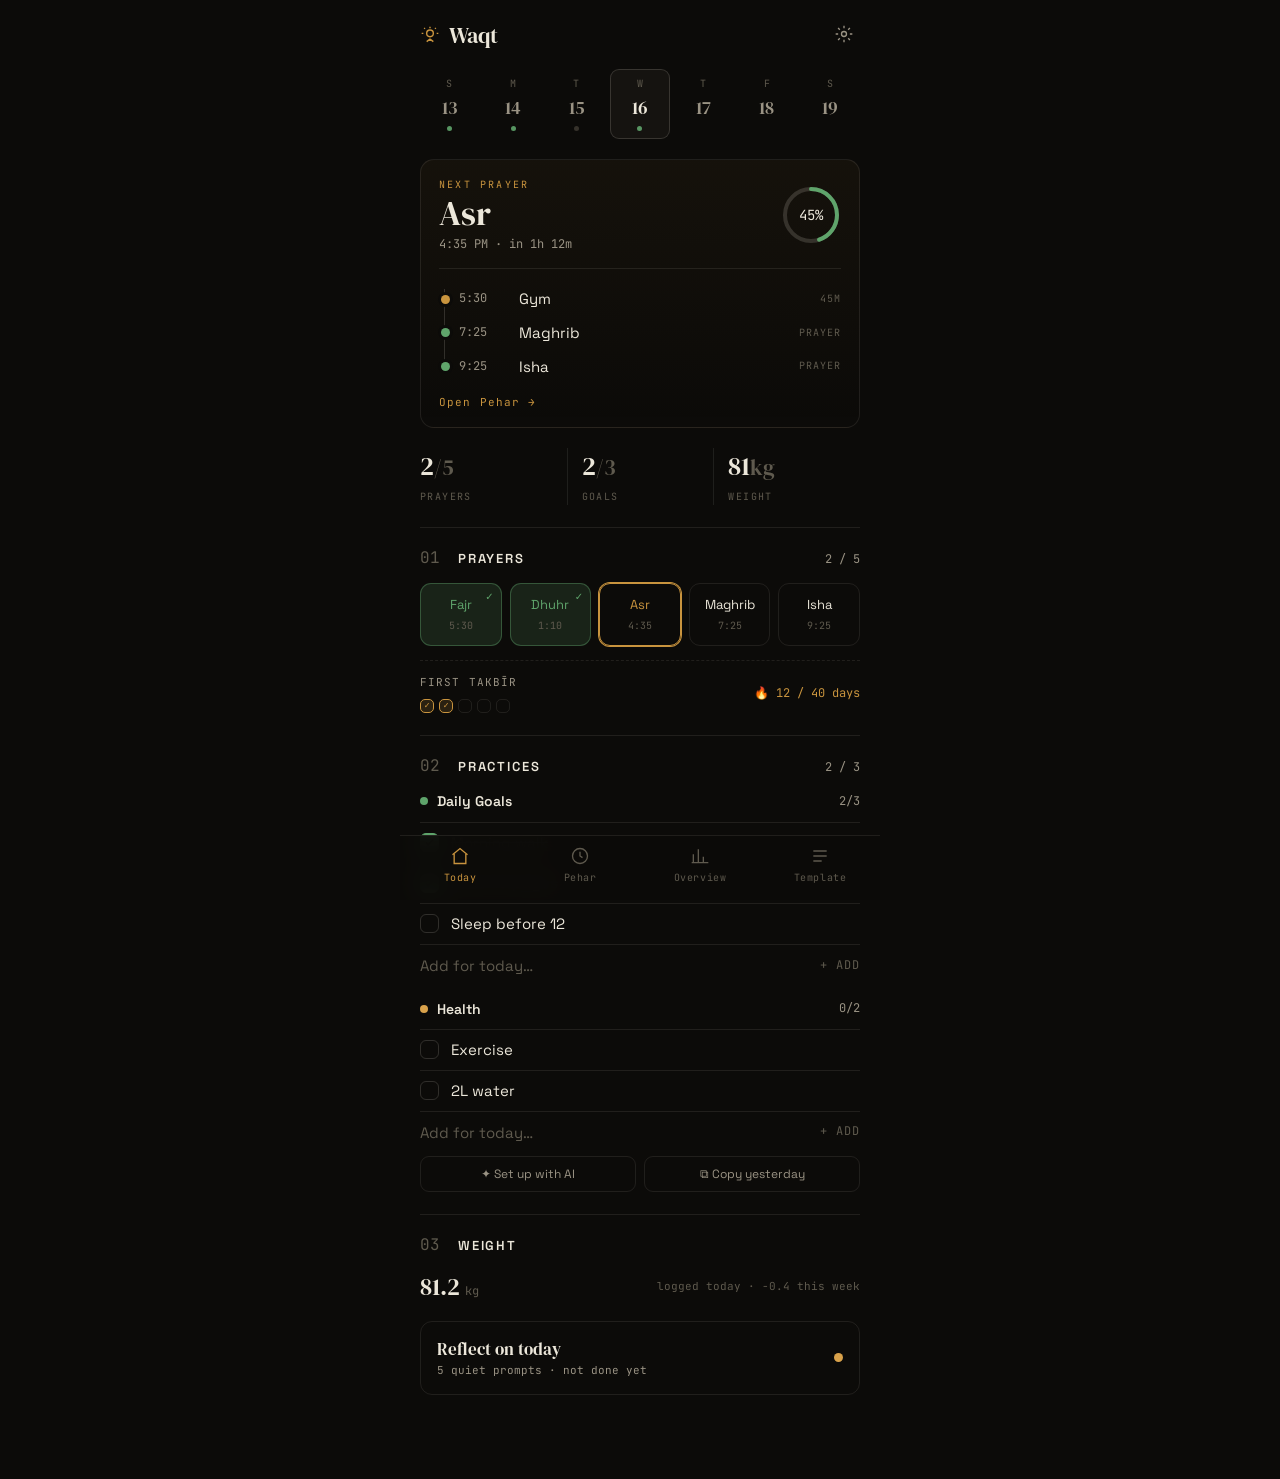
<file: REDESIGN/today.html>
<!doctype html>
<html lang="en">
<head>
<meta charset="utf-8">
<meta name="viewport" content="width=device-width, initial-scale=1, viewport-fit=cover">
<title>Waqt — Today (redesign)</title>
<link rel="preconnect" href="https://fonts.googleapis.com">
<link rel="preconnect" href="https://fonts.gstatic.com" crossorigin>
<link href="https://fonts.googleapis.com/css2?family=DM+Serif+Display:ital@0;1&family=Space+Grotesk:wght@400;500;600&family=JetBrains+Mono:wght@400;500&display=swap" rel="stylesheet">
<style>
/* ---- WAQT design tokens · Muslim-first QUIET PRECISION ----
   gold = identity (sundial), green = prayer/done (semantic), warm near-black canvas,
   hairline rules over cards, serif display + grotesk body + mono technical dialect. */
:root{
  --bg:#0C0B09; --surface:#151310; --surface-2:#1D1A15;
  --rule:rgba(236,231,218,.09); --rule-2:rgba(236,231,218,.16);
  --ink:#ECE7DA; --ink-2:#9A9384; --ink-3:#5F5A4E;
  --gold:#C9943E; --gold-dim:rgba(201,148,62,.16);
  --green:#5FA46B; --green-dim:rgba(95,164,107,.16);
  --amber:#D9A24B; --red:#C56B5B;
  --serif:"DM Serif Display",Georgia,serif;
  --sans:"Space Grotesk",system-ui,sans-serif;
  --mono:"JetBrains Mono",ui-monospace,monospace;
}
*{box-sizing:border-box;margin:0;padding:0}
html,body{background:var(--bg);color:var(--ink)}
body{font-family:var(--sans);-webkit-font-smoothing:antialiased;line-height:1.45;
  max-width:480px;margin:0 auto;min-height:100vh;padding-bottom:84px}
.wrap{padding:0 20px}
.rule{height:1px;background:var(--rule);border:0}
.eyebrow{font-family:var(--mono);font-size:11px;letter-spacing:.24em;text-transform:uppercase;color:var(--ink-3)}

/* ---- top: brand + day nav ---- */
.top{display:flex;align-items:center;justify-content:space-between;padding:18px 20px 6px}
.brand{display:flex;align-items:center;gap:9px;font-family:var(--serif);font-size:22px}
.brand .sun{width:20px;height:20px;color:var(--gold)}
.top .gear{background:none;border:none;color:var(--ink-2);cursor:pointer;padding:6px}
.top .gear svg{width:20px;height:20px;stroke:currentColor;fill:none;stroke-width:1.6}

/* ---- week strip ---- */
.week{display:flex;gap:4px;padding:10px 20px 4px}
.wd{flex:1;text-align:center;padding:8px 0;border-radius:9px;cursor:pointer}
.wd .dow{font-family:var(--mono);font-size:10px;letter-spacing:.06em;color:var(--ink-3)}
.wd .dn{font-family:var(--serif);font-size:18px;color:var(--ink-2);margin-top:3px}
.wd.on{background:var(--surface)}
.wd.on .dn{color:var(--ink)}
.wd.on{box-shadow:inset 0 0 0 1px var(--rule-2)}
.wd .prog{width:5px;height:5px;border-radius:50%;background:var(--green);margin:5px auto 0;opacity:.9}
.wd .prog.none{background:var(--ink-3);opacity:.5}

/* ---- up next: next-prayer + what follows, merged (glanceable, Muslim-first) ---- */
.upnext{margin:16px 20px 0;border:1px solid var(--rule);border-radius:14px;padding:18px 18px 14px;
  background:linear-gradient(180deg,rgba(201,148,62,.05),transparent)}
.un-top{display:flex;align-items:center;justify-content:space-between;gap:16px}
.un-top .k{font-family:var(--mono);font-size:10px;letter-spacing:.22em;text-transform:uppercase;color:var(--gold)}
.un-top .p{font-family:var(--serif);font-size:34px;line-height:1.05;margin-top:4px}
.un-top .t{font-family:var(--mono);font-size:12px;color:var(--ink-2);margin-top:4px}
.un-top .ring{width:60px;height:60px;flex:0 0 auto;position:relative}
.un-top .ring svg{transform:rotate(-90deg)}
.un-top .ring .pct{position:absolute;inset:0;display:grid;place-items:center;font-family:var(--mono);font-size:14px;color:var(--ink)}
.un-list{position:relative;padding-left:20px;margin-top:15px;border-top:1px solid var(--rule);padding-top:13px}
.un-list::before{content:"";position:absolute;left:5px;top:20px;bottom:12px;width:1px;background:var(--rule-2)}
.un-row{display:flex;align-items:center;gap:12px;padding:6px 0;position:relative;cursor:pointer}
.un-dot{position:absolute;left:-18px;top:50%;margin-top:-4.5px;width:9px;height:9px;aspect-ratio:1;border-radius:50%;box-shadow:0 0 0 3px var(--bg)}
.un-dot.un-pr{background:var(--green)}
.un-dot.un-task{background:var(--gold)}
.un-tm{font-family:var(--mono);font-size:12px;color:var(--ink-2);min-width:48px}
.un-nm{flex:1;font-size:15px}
.un-tag{font-family:var(--mono);font-size:10px;letter-spacing:.1em;text-transform:uppercase;color:var(--ink-3)}
.un-link{background:none;border:none;color:var(--gold);font-family:var(--mono);font-size:11px;letter-spacing:.1em;cursor:pointer;margin-top:8px;padding:4px 0}

/* ---- summary numbers ---- */
.summary{display:grid;grid-template-columns:1fr 1fr 1fr;margin:20px 0 4px}
.sm{padding:0 14px;border-left:1px solid var(--rule)}
.sm:first-child{padding-left:0;border-left:0}
.sm .n{font-family:var(--serif);font-size:26px}
.sm .n small{color:var(--ink-3)}
.sm .l{font-family:var(--mono);font-size:10px;letter-spacing:.14em;text-transform:uppercase;color:var(--ink-3);margin-top:4px}

/* ---- section head ---- */
.sec{border-top:1px solid var(--rule);margin-top:22px;padding-top:18px}
.sec-h{display:flex;align-items:baseline;gap:14px;margin-bottom:14px}
.sec-num{font-family:var(--mono);font-size:16px;color:var(--ink-3);min-width:24px}
.sec-name{font-family:var(--sans);font-size:13px;font-weight:600;letter-spacing:.14em;text-transform:uppercase;flex:1}
.sec-meta{font-family:var(--mono);font-size:12px;color:var(--ink-2)}

/* ---- prayers (Muslim-first, first-class) ---- */
.prayers{display:flex;gap:8px}
.pr{flex:1;border:1px solid var(--rule);border-radius:11px;padding:12px 6px;text-align:center;cursor:pointer;position:relative}
.pr .nm{font-size:13px;color:var(--ink)}
.pr .tm{font-family:var(--mono);font-size:10px;color:var(--ink-3);margin-top:4px}
.pr.done{background:var(--green-dim);border-color:rgba(95,164,107,.4)}
.pr.done .nm{color:var(--green)}
.pr.next{border-color:var(--gold);box-shadow:0 0 0 1px var(--gold)}
.pr.next .nm{color:var(--gold)}
.pr .chk{position:absolute;top:6px;right:7px;font-size:10px;color:var(--green)}
.takbir{display:flex;align-items:center;justify-content:space-between;margin-top:14px;
  border-top:1px dashed var(--rule);padding-top:14px}
.takbir .tl{font-family:var(--mono);font-size:11px;letter-spacing:.1em;text-transform:uppercase;color:var(--ink-2)}
.takbir .streak{font-family:var(--mono);font-size:12px;color:var(--gold)}
.takbir .dots{display:flex;gap:5px;margin-top:8px}
.tdot{width:14px;height:14px;border-radius:5px;border:1px solid var(--rule);display:grid;place-items:center;font-size:8px;color:var(--ink-3)}
.tdot.on{background:var(--gold-dim);border-color:var(--gold);color:var(--gold)}

/* ---- practice card ---- */
.card{margin-top:14px}
.card-h{display:flex;align-items:center;justify-content:space-between;margin-bottom:10px}
.card-h .cn{font-size:14px;font-weight:600;display:flex;align-items:center;gap:9px}
.card-h .cn .cdot{width:8px;height:8px;border-radius:50%}
.card-h .cc{font-family:var(--mono);font-size:12px;color:var(--ink-2)}
.item{display:flex;align-items:center;gap:12px;padding:9px 0;border-top:1px solid var(--rule);cursor:pointer}
.box{width:19px;height:19px;border-radius:6px;border:1.5px solid var(--rule-2);flex:0 0 auto;display:grid;place-items:center}
.box svg{width:11px;height:11px;stroke:var(--bg);fill:none;stroke-width:3}
.item.done .box{background:var(--green);border-color:var(--green)}
.item.done .nm{color:var(--ink-3);text-decoration:line-through;text-decoration-color:var(--ink-3)}
.item .nm{flex:1;font-size:15px}
.item .track{font-family:var(--mono);font-size:10px;color:var(--gold);letter-spacing:.08em}
.additem{display:flex;align-items:center;gap:10px;padding:11px 0 2px;border-top:1px solid var(--rule)}
.additem input{flex:1;background:none;border:none;color:var(--ink);font-family:var(--sans);font-size:15px;outline:none}
.additem input::placeholder{color:var(--ink-3)}
.additem .plus{font-family:var(--mono);font-size:12px;color:var(--ink-3);letter-spacing:.08em}
.card-actions{display:flex;gap:8px;margin-top:12px}
.ghost{flex:1;background:none;border:1px solid var(--rule);border-radius:9px;color:var(--ink-2);
  font-family:var(--sans);font-size:12px;padding:9px 6px;cursor:pointer}

/* ---- weight ---- */
.weight{display:flex;align-items:center;justify-content:space-between}
.weight .wv{font-family:var(--serif);font-size:24px}
.weight .wv small{font-family:var(--mono);font-size:12px;color:var(--ink-3)}
.weight .wnote{font-family:var(--mono);font-size:11px;color:var(--ink-3)}

/* ---- reflection ---- */
.reflect{display:flex;align-items:center;justify-content:space-between;border:1px solid var(--rule);
  border-radius:12px;padding:15px 16px;margin-top:16px;cursor:pointer}
.reflect .rl{font-family:var(--serif);font-size:17px}
.reflect .rs{font-family:var(--mono);font-size:11px;color:var(--ink-2);margin-top:2px}
.reflect .rdot{width:9px;height:9px;border-radius:50%;background:var(--amber)}

/* ---- bottom tabs (four modes) ---- */
.tabs{position:fixed;left:0;right:0;bottom:0;max-width:480px;margin:0 auto;
  background:rgba(12,11,9,.94);backdrop-filter:blur(12px);border-top:1px solid var(--rule);
  display:grid;grid-template-columns:repeat(4,1fr);padding:10px 0 16px;z-index:8}
.tab{display:flex;flex-direction:column;align-items:center;gap:5px;background:none;border:none;
  color:var(--ink-3);cursor:pointer;font-family:var(--mono);font-size:10px;letter-spacing:.06em}
.tab svg{width:20px;height:20px;stroke:currentColor;fill:none;stroke-width:1.6}
.tab.on{color:var(--gold)}
</style>
</head>
<body>

<div class="top">
  <div class="brand">
    <svg class="sun" viewBox="0 0 24 24" fill="none" stroke="currentColor" stroke-width="1.7">
      <circle cx="12" cy="10" r="4"/><path d="M12 2v2M12 16v0M4 10H2M22 10h-2M6 4.5 5 3.5M18 4.5l1-1"/>
      <path d="M8 20l4-3 4 3" stroke-linejoin="round"/></svg>
    Waqt
  </div>
  <button class="gear" aria-label="Settings"><svg viewBox="0 0 24 24"><circle cx="12" cy="12" r="3"/><path d="M12 2v3M12 19v3M2 12h3M19 12h3M4.9 4.9l2.1 2.1M17 17l2.1 2.1M19.1 4.9 17 7M7 17l-2.1 2.1"/></svg></button>
</div>

<div class="week">
  <div class="wd"><div class="dow">S</div><div class="dn">13</div><div class="prog"></div></div>
  <div class="wd"><div class="dow">M</div><div class="dn">14</div><div class="prog"></div></div>
  <div class="wd"><div class="dow">T</div><div class="dn">15</div><div class="prog none"></div></div>
  <div class="wd on"><div class="dow">W</div><div class="dn">16</div><div class="prog"></div></div>
  <div class="wd"><div class="dow">T</div><div class="dn">17</div></div>
  <div class="wd"><div class="dow">F</div><div class="dn">18</div></div>
  <div class="wd"><div class="dow">S</div><div class="dn">19</div></div>
</div>

<div class="upnext">
  <div class="un-top">
    <div class="l">
      <div class="k">Next prayer</div>
      <div class="p">Asr</div>
      <div class="t">4:35 PM · in 1h 12m</div>
    </div>
    <div class="ring">
      <svg width="60" height="60" viewBox="0 0 60 60">
        <circle cx="30" cy="30" r="26" fill="none" stroke="var(--rule-2)" stroke-width="4"/>
        <circle cx="30" cy="30" r="26" fill="none" stroke="var(--green)" stroke-width="4"
          stroke-linecap="round" stroke-dasharray="163" stroke-dashoffset="90"/>
      </svg>
      <div class="pct">45%</div>
    </div>
  </div>
  <div class="un-list">
    <div class="un-row"><span class="un-dot un-task"></span><span class="un-tm">5:30</span><span class="un-nm">Gym</span><span class="un-tag">45m</span></div>
    <div class="un-row"><span class="un-dot un-pr"></span><span class="un-tm">7:25</span><span class="un-nm">Maghrib</span><span class="un-tag">prayer</span></div>
    <div class="un-row"><span class="un-dot un-pr"></span><span class="un-tm">9:25</span><span class="un-nm">Isha</span><span class="un-tag">prayer</span></div>
  </div>
  <button class="un-link">Open Pehar →</button>
</div>

<div class="wrap">
  <div class="summary">
    <div class="sm"><div class="n">2<small>/5</small></div><div class="l">Prayers</div></div>
    <div class="sm"><div class="n">2<small>/3</small></div><div class="l">Goals</div></div>
    <div class="sm"><div class="n">81<small>kg</small></div><div class="l">Weight</div></div>
  </div>

  <!-- 01 PRAYERS -->
  <div class="sec">
    <div class="sec-h"><span class="sec-num">01</span><span class="sec-name">Prayers</span><span class="sec-meta">2 / 5</span></div>
    <div class="prayers">
      <div class="pr done"><span class="chk">✓</span><div class="nm">Fajr</div><div class="tm">5:30</div></div>
      <div class="pr done"><span class="chk">✓</span><div class="nm">Dhuhr</div><div class="tm">1:10</div></div>
      <div class="pr next"><div class="nm">Asr</div><div class="tm">4:35</div></div>
      <div class="pr"><div class="nm">Maghrib</div><div class="tm">7:25</div></div>
      <div class="pr"><div class="nm">Isha</div><div class="tm">9:25</div></div>
    </div>
    <div class="takbir">
      <div>
        <div class="tl">First Takbīr</div>
        <div class="dots">
          <span class="tdot on">✓</span><span class="tdot on">✓</span><span class="tdot"></span>
          <span class="tdot"></span><span class="tdot"></span>
        </div>
      </div>
      <div class="streak">🔥 12 / 40 days</div>
    </div>
  </div>

  <!-- 02 PRACTICES -->
  <div class="sec">
    <div class="sec-h"><span class="sec-num">02</span><span class="sec-name">Practices</span><span class="sec-meta">2 / 3</span></div>

    <div class="card">
      <div class="card-h"><div class="cn"><span class="cdot" style="background:var(--green)"></span>Daily Goals</div><div class="cc">2/3</div></div>
      <div class="item done"><span class="box"><svg viewBox="0 0 24 24"><path d="M4 12l5 5L20 6"/></svg></span><span class="nm">Morning walk</span></div>
      <div class="item done"><span class="box"><svg viewBox="0 0 24 24"><path d="M4 12l5 5L20 6"/></svg></span><span class="nm">Read 10 pages</span></div>
      <div class="item"><span class="box"></span><span class="nm">Sleep before 12</span></div>
      <div class="additem"><input placeholder="Add for today…"><span class="plus">+ ADD</span></div>
    </div>

    <div class="card" style="margin-top:22px">
      <div class="card-h"><div class="cn"><span class="cdot" style="background:var(--amber)"></span>Health</div><div class="cc">0/2</div></div>
      <div class="item"><span class="box"></span><span class="nm">Exercise</span></div>
      <div class="item"><span class="box"></span><span class="nm">2L water</span></div>
      <div class="additem"><input placeholder="Add for today…"><span class="plus">+ ADD</span></div>
    </div>

    <div class="card-actions">
      <button class="ghost">✦ Set up with AI</button>
      <button class="ghost">⧉ Copy yesterday</button>
    </div>
  </div>

  <!-- 03 WEIGHT -->
  <div class="sec">
    <div class="sec-h"><span class="sec-num">03</span><span class="sec-name">Weight</span></div>
    <div class="weight">
      <div class="wv">81.2 <small>kg</small></div>
      <div class="wnote">logged today · −0.4 this week</div>
    </div>
  </div>

  <!-- reflection -->
  <div class="reflect">
    <div>
      <div class="rl">Reflect on today</div>
      <div class="rs">5 quiet prompts · not done yet</div>
    </div>
    <span class="rdot"></span>
  </div>
</div>

<nav class="tabs">
  <button class="tab on"><svg viewBox="0 0 24 24"><path d="M3 10.5 12 3l9 7.5"/><path d="M5 9.5V21h14V9.5"/></svg>Today</button>
  <button class="tab"><svg viewBox="0 0 24 24"><circle cx="12" cy="12" r="9"/><path d="M12 7v5l3 2"/></svg>Pehar</button>
  <button class="tab"><svg viewBox="0 0 24 24"><path d="M4 20V10M10 20V4M16 20v-7M22 20H2"/></svg>Overview</button>
  <button class="tab"><svg viewBox="0 0 24 24"><path d="M4 6h16M4 12h16M4 18h10"/></svg>Template</button>
</nav>

</body>
</html>
</file>
